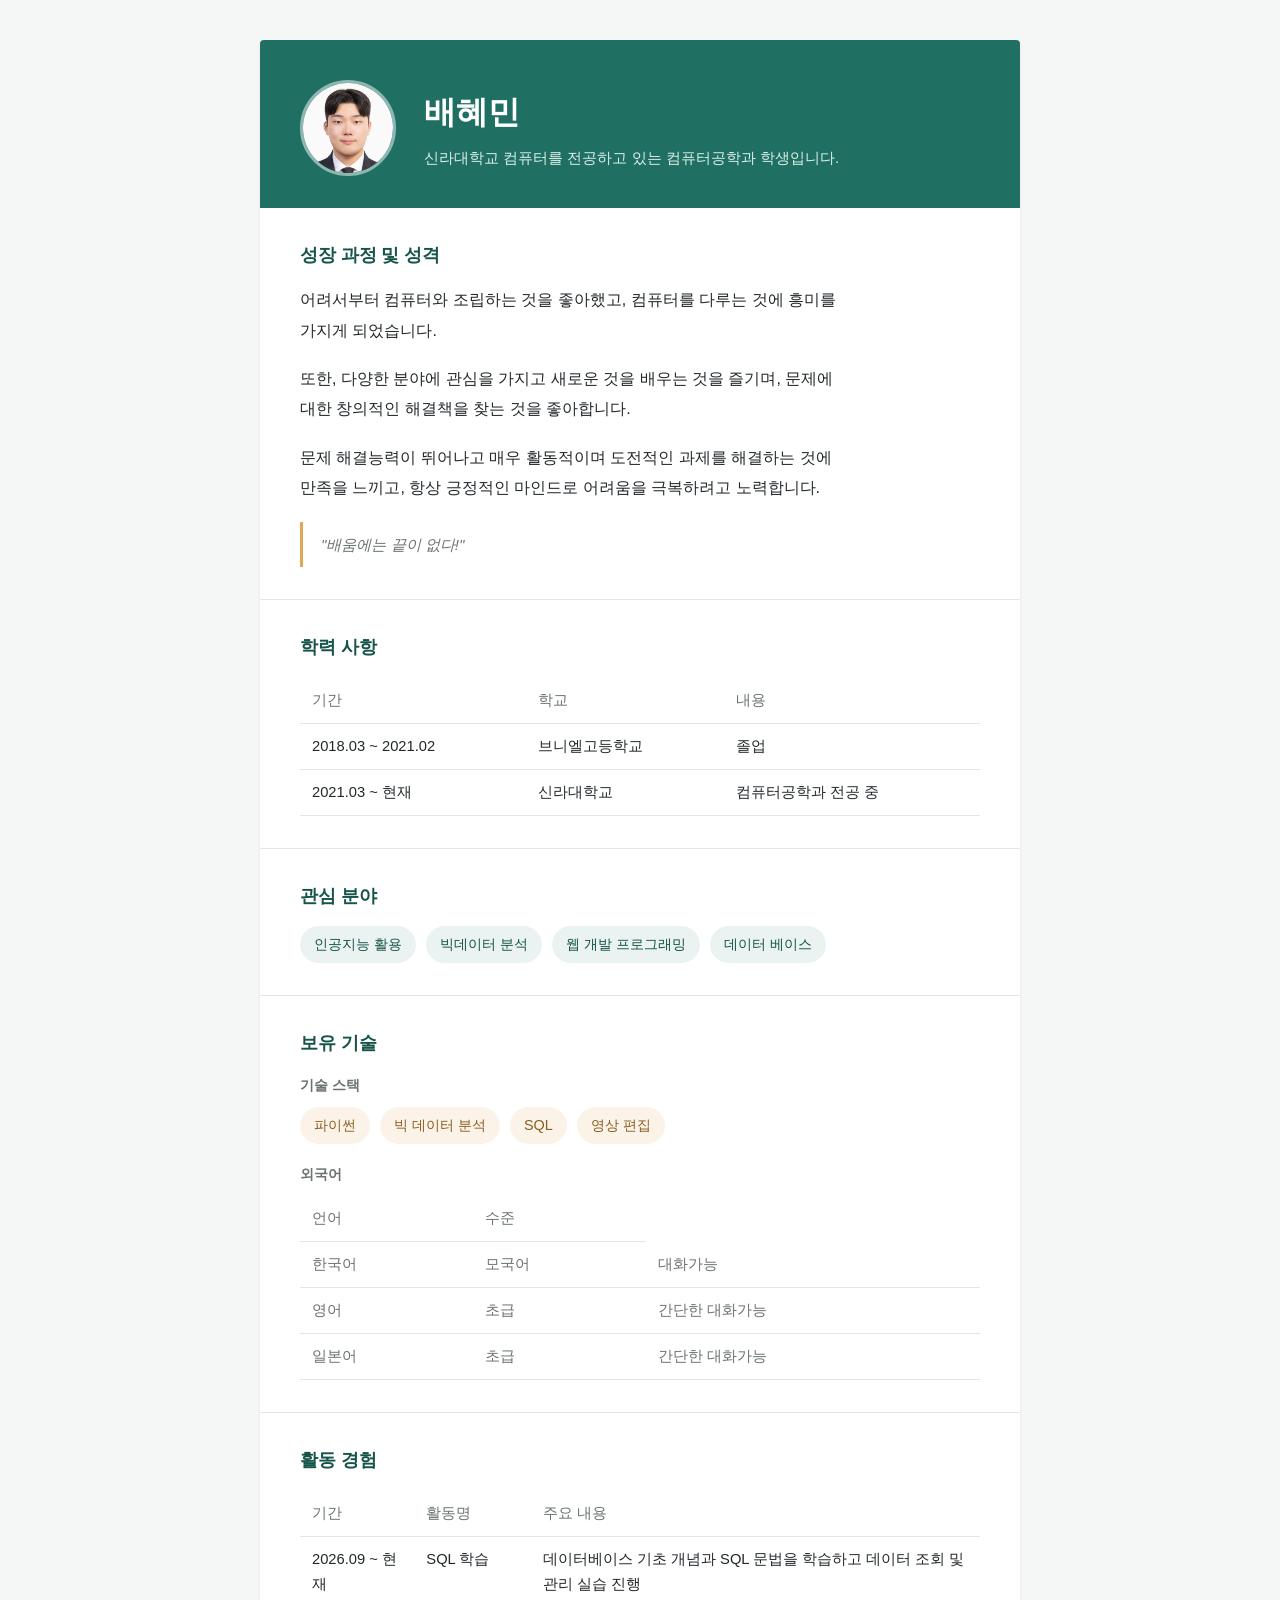
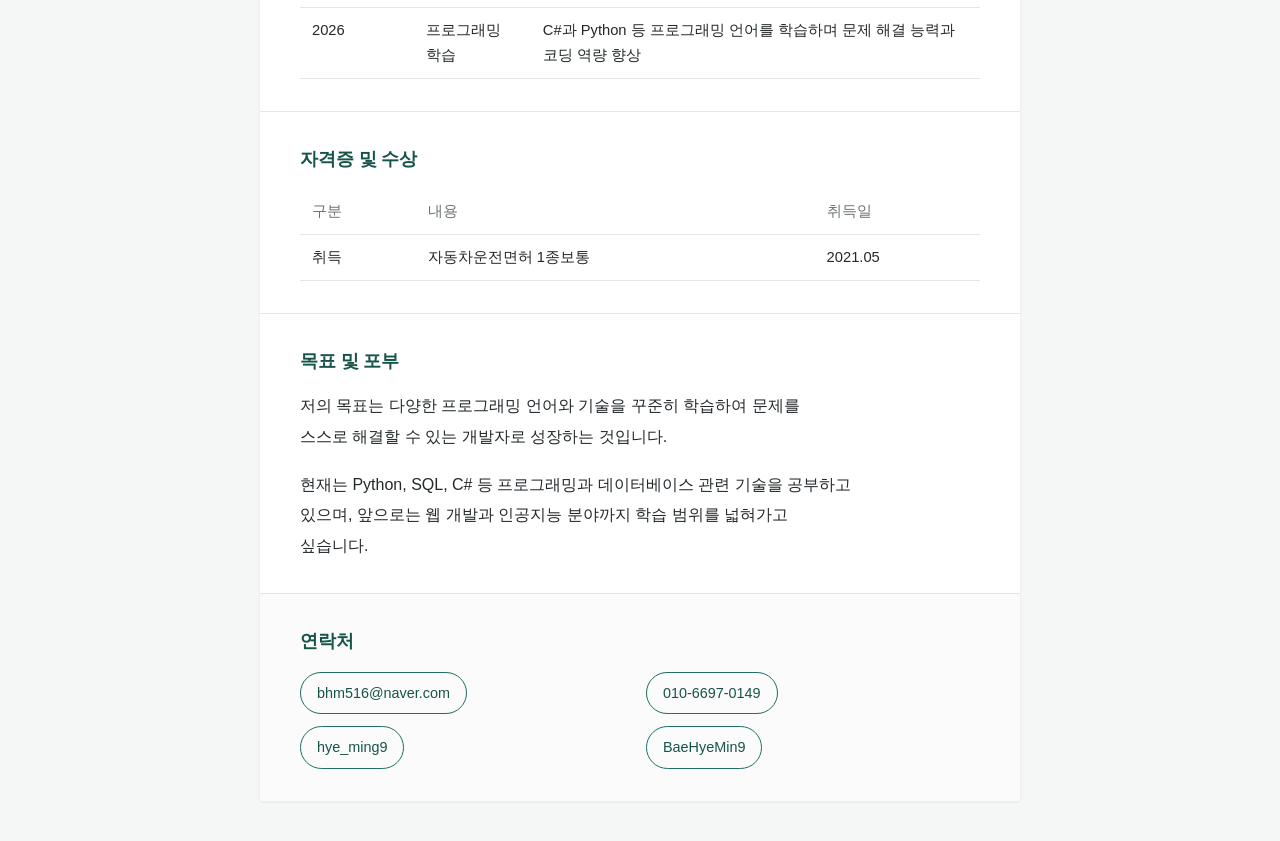
<file: index.html>
<!DOCTYPE html>
     
 <html lang="ko">
    <head>  
        
        <meta charset="UTF-8">
        <meta name="viewport" content="width=device-width, initial-scale=1.0">
        <title>배혜민</title>
        <link rel="stylesheet" href="style.css">
    </head>
    <body>
      <div class="page">
        <!-- 헤더 영역-->
         <header class="profile-header">
            <div class="profile-photo">
               <img src="images/배혜민님 증명.jpg" alt= "배혜민 프로필 사진" width="300" >
            </div>
            <div>
            <h1>배혜민</h1>
            <p class="tagline">
                신라대학교 컴퓨터를 전공하고 있는 컴퓨터공학과 학생입니다.
            </p>
                     </div>
         </header>

         <!-- 자기소개 -- >
         <section class="intro">
            <h2>자기소개</h2>
            <p>

            </p>
         </section>

          <!-- 성장과정 및 성격 -->
         <section class="personality">
            <h2>성장 과정 및 성격</h2>
            <p>
               어려서부터 컴퓨터와 조립하는 것을 좋아했고, 컴퓨터를 다루는 것에 흥미를 가지게 되었습니다.
            </p>
            <p>
               또한, 다양한 분야에 관심을 가지고 새로운 것을 배우는 것을 즐기며, 문제에 대한 창의적인 해결책을 찾는 것을 좋아합니다.
            </p>
            <p>
               문제 해결능력이 뛰어나고 매우 활동적이며 도전적인 과제를 해결하는 것에 만족을 느끼고, 항상 긍정적인 마인드로 어려움을 극복하려고 노력합니다.
            </p>
            <blockquote class="motto">
               "배움에는 끝이 없다!"
            </blockquote>
          </section>

          <!-- 학력 사항 -->
         <section class="education">
            <h2>학력 사항</h2>
            <table>
               <thead>
                  <tr>
                     <th>기간</th>
                     <th>학교</th>
                     <th>내용</th>
                  </tr>
               </thead>
               <tbody>
                  <tr>
                     <td data-label="기간">2018.03 ~ 2021.02</td>
                     <td data-label="학교">브니엘고등학교</td>
                     <td data-label="내용">졸업</td>
                  </tr>
                   <tr>
                     <td data-label="기간">2021.03 ~ 현재</td>
                     <td data-label="학교">신라대학교</td>
                     <td data-label="내용">컴퓨터공학과 전공 중</td>
                  </tr>
               </tbody>
            </table>

         </section>

         <!-- 관심 분야 -->
         <section class="interests">
            <h2>관심 분야</h2>
            <ul>
               <li>인공지능 활용</li>
               <li>빅데이터 분석</li>
               <li>웹 개발 프로그래밍</li>
               <li>데이터 베이스</li>
            </ul>
         </section>
         <!-- 보유 기술 -->
         <section class="skills">
            <h2>보유 기술</h2>
            <h3>기술 스택</h3>
            <ul>
                  <li>파이썬</li>
                  <li>빅 데이터 분석</li>
                  <li>SQL</li>
                  <li>영상 편집</li>
            </ul>

            <h3>외국어</h3>
            <table>
               <thead>
                  <tr>
                     <th>언어</th>
                     <th>수준</th>
                  </tr>
               </thead>
               <tbody>

                  <tr>
                     <th>한국어</th>
                     <th>모국어</th>
                     <th>대화가능</th>
                  </tr>

                  <tr>
                     <th>영어</th>
                     <th>초급</th>
                     <th>간단한 대화가능</th>
                  </tr>

                  <tr>
                     <th>일본어</th>
                     <th>초급</th>
                     <th>간단한 대화가능</th>
                  </tr>
               </tbody>
            </table>
            
            
         

         </section>

          <!-- 활동 경험 -->
         <section class="activities">
            <h2>활동 경험</h2>
            <table>
               <thead>
               <tr>
                  <th>기간</th>
                  <th>활동명</th>
                  <th>주요 내용</th>
               </tr>
                </thead>
                <tbody>
                  <tr>
                     <td data-label="기간">2026.09 ~ 현재</td>
                     <td data-label="활동명">SQL 학습</td>
                     <td data-label="주요 내용">
                      데이터베이스 기초 개념과 SQL 문법을 학습하고
                     데이터 조회 및 관리 실습 진행
                     </td>
                  </tr>

                  <tr>
                     <td data-label="기간">2026</td>
                     <td data-label="활동명">프로그래밍 학습</td>
                     <td data-label="주요 내용">
                     C#과 Python 등 프로그래밍 언어를 학습하며
                     문제 해결 능력과 코딩 역량 향상
                     </td>
                  </tr>

                </tbody>

            </table>

         </section>

          <!-- 자격증 및 수상 -->
         <section class="awards">
            <h2>자격증 및 수상</h2>
            <table>
               <thead>
                  <tr>
                     <th>구분</th> 
                     <th>내용</th> 
                     <th>취득일</th>
                  </tr>
               </thead>
               <tbody>
               <tr>
                <td data-label="구분">취득</td>
                <td data-label="내용">자동차운전면허 1종보통</td>
                <td data-label="취득일">2021.05</td>
               </tr>


               </tbody>        
            
            
            </table>
            </section>

          <!-- 목표 및 포부 -->
         <section class="goal">
             <h2>목표 및 포부 </h2>
            <p>
               저의 목표는 다양한 프로그래밍 언어와 기술을 꾸준히 학습하여 문제를 스스로 해결할 수 있는 개발자로 성장하는 것입니다.
            </p>
            <p>
               현재는 Python, SQL, C# 등 프로그래밍과 데이터베이스 관련 기술을 공부하고 있으며, 앞으로는 웹 개발과 인공지능 분야까지 학습 범위를 넓혀가고 싶습니다.
            </p>
         </section>

          <!-- 연락처 -->
         <footer class="contact">
            <h2>연락처</h2>
            <ul>
               <li><a href="mailto:bhm516@naver.com">bhm516@naver.com</a></li>
               <li><a href="tel:01066970149">010-6697-0149</a></li>
               <li><a href="https://www.instagram.com/hye_ming9/" target="_blank" rel="noopener noreferrer">hye_ming9</a></li>
               <li><a href="https://github.com/BaeHyeMin9" target="_blank" rel="noopener noreferrer">BaeHyeMin9</a></li>
            </ul>
         </footer>




        </div>
        </body>
 </html>
</file>
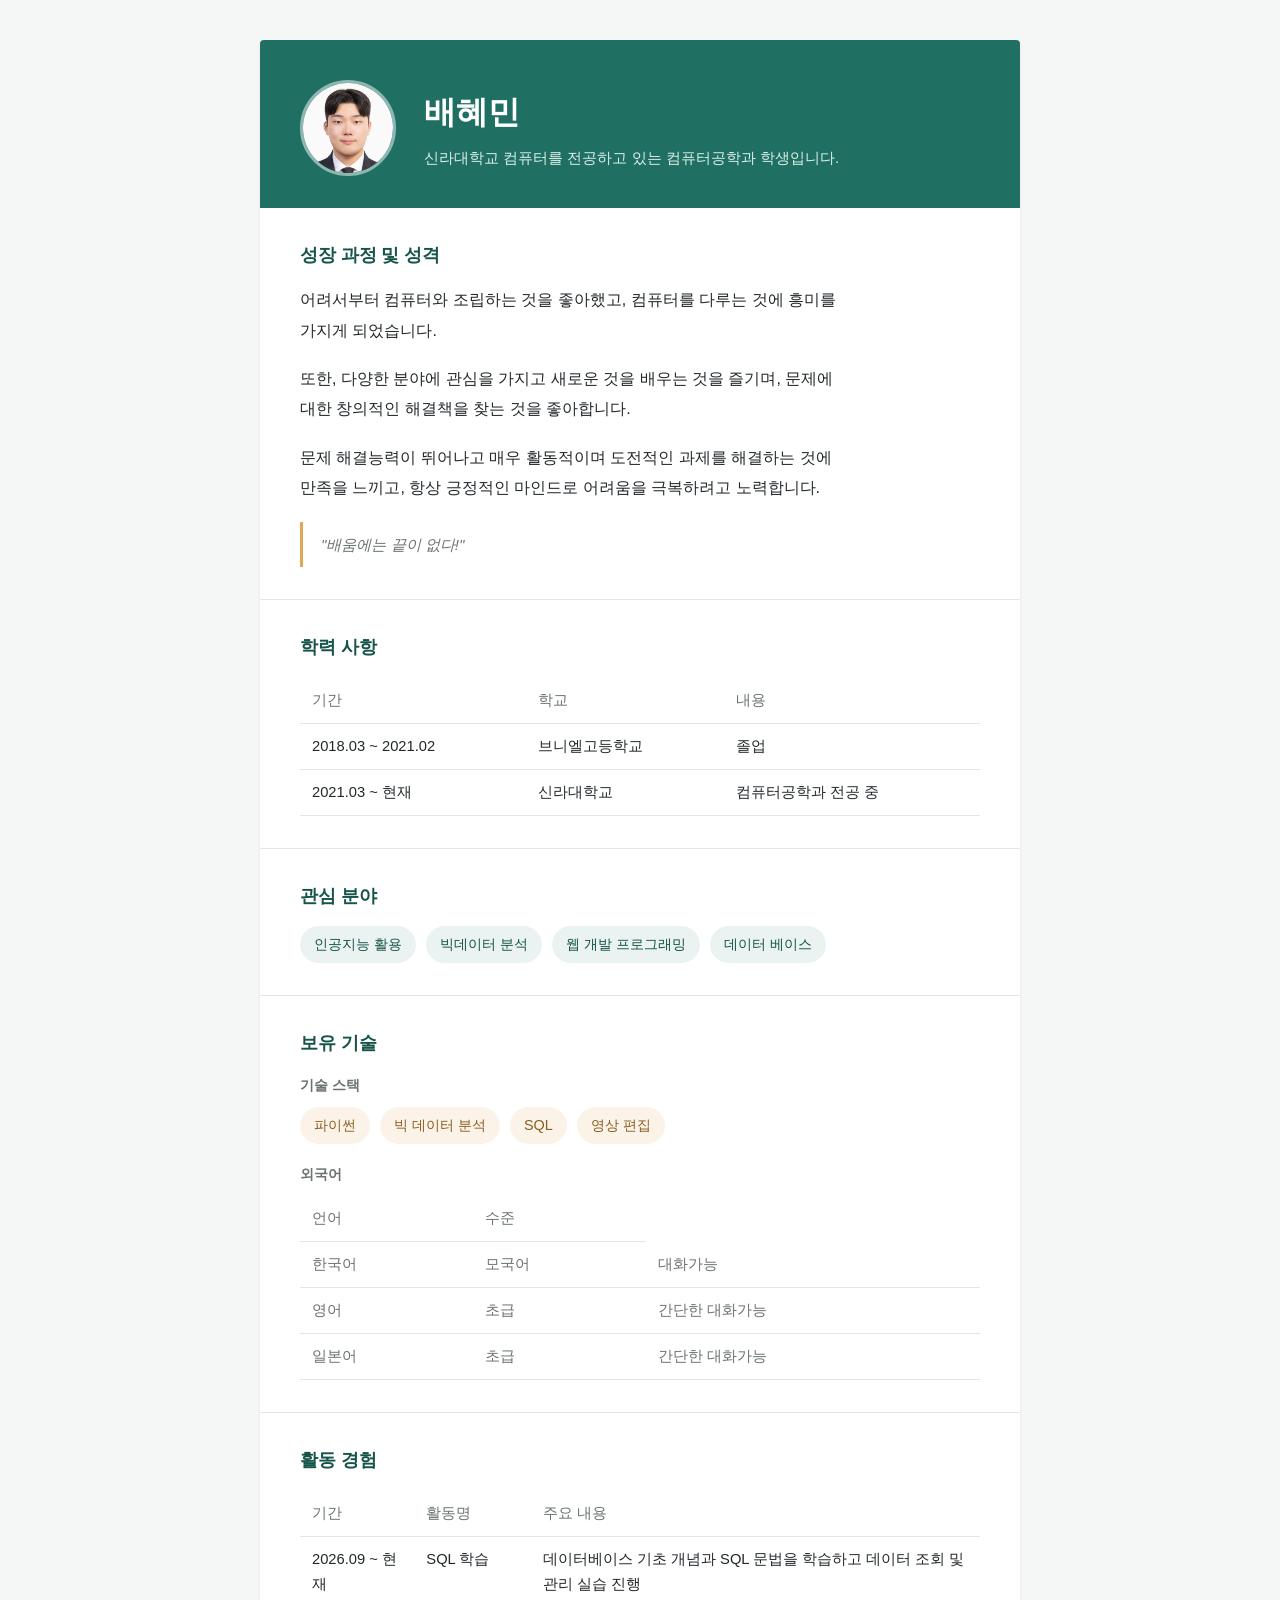
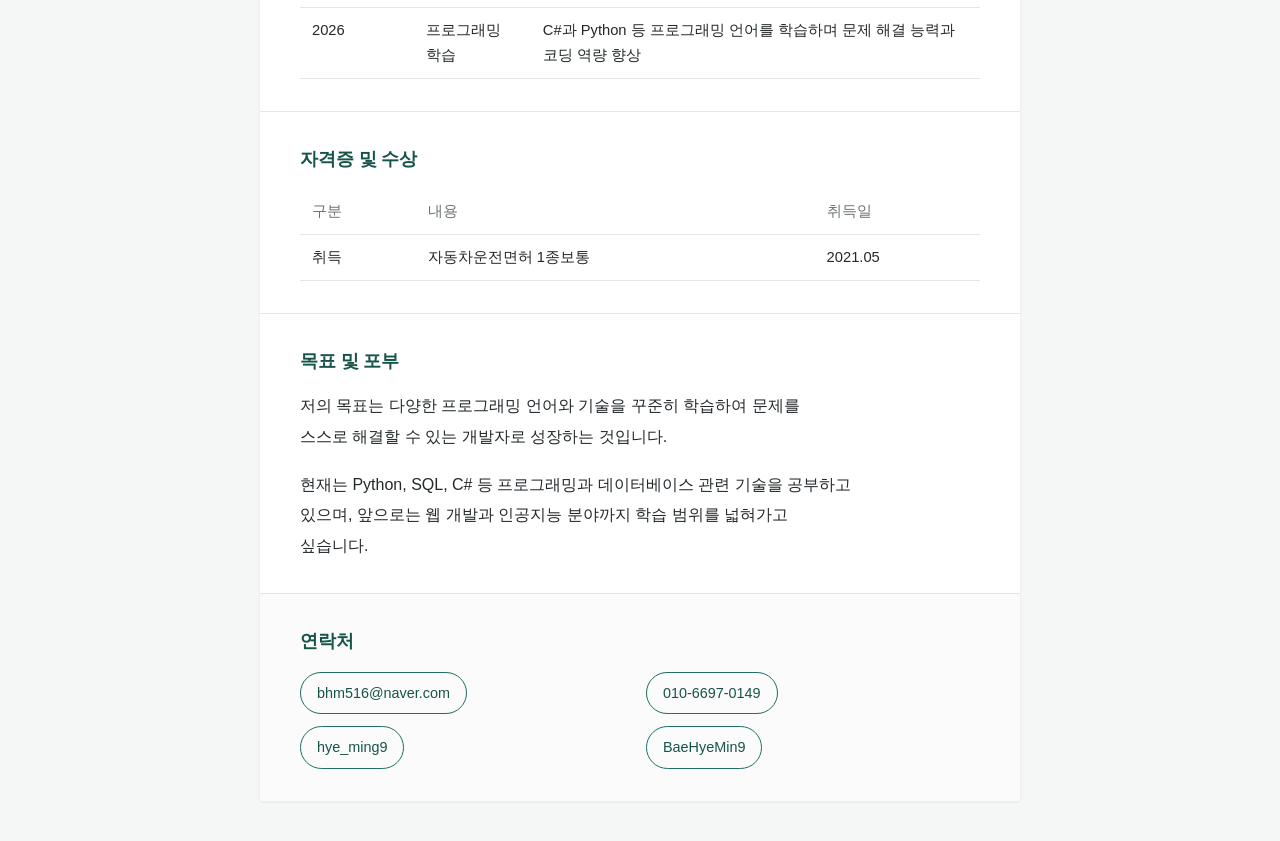
<file: 2026_profile/index.html>
<!DOCTYPE html>
     
 <html lang="ko">
    <head>  
        
        <meta charset="UTF-8">
        <meta name="viewport" content="width=device-width, initial-scale=1.0">
        <title>배혜민</title>
        <link rel="stylesheet" href="../style.css">
    </head>
    <body>
      <div class="page">
        <!-- 헤더 영역-->
         <header class="profile-header">
            <div class="profile-photo">
               <img src="../images/배혜민님 증명.jpg" alt= "배혜민 프로필 사진" width="300" >
            </div>
            <div>
            <h1>배혜민</h1>
            <p class="tagline">
                신라대학교 컴퓨터를 전공하고 있는 컴퓨터공학과 학생입니다.
            </p>
                     </div>
         </header>

         <!-- 자기소개 -- >
         <section class="intro">
            <h2>자기소개</h2>
            <p>

            </p>
         </section>

          <!-- 성장과정 및 성격 -->
         <section class="personality">
            <h2>성장 과정 및 성격</h2>
            <p>
               어려서부터 컴퓨터와 조립하는 것을 좋아했고, 컴퓨터를 다루는 것에 흥미를 가지게 되었습니다.
            </p>
            <p>
               또한, 다양한 분야에 관심을 가지고 새로운 것을 배우는 것을 즐기며, 문제에 대한 창의적인 해결책을 찾는 것을 좋아합니다.
            </p>
            <p>
               문제 해결능력이 뛰어나고 매우 활동적이며 도전적인 과제를 해결하는 것에 만족을 느끼고, 항상 긍정적인 마인드로 어려움을 극복하려고 노력합니다.
            </p>
            <blockquote class="motto">
               "배움에는 끝이 없다!"
            </blockquote>
          </section>

          <!-- 학력 사항 -->
         <section class="education">
            <h2>학력 사항</h2>
            <table>
               <thead>
                  <tr>
                     <th>기간</th>
                     <th>학교</th>
                     <th>내용</th>
                  </tr>
               </thead>
               <tbody>
                  <tr>
                     <td data-label="기간">2018.03 ~ 2021.02</td>
                     <td data-label="학교">브니엘고등학교</td>
                     <td data-label="내용">졸업</td>
                  </tr>
                   <tr>
                     <td data-label="기간">2021.03 ~ 현재</td>
                     <td data-label="학교">신라대학교</td>
                     <td data-label="내용">컴퓨터공학과 전공 중</td>
                  </tr>
               </tbody>
            </table>

         </section>

         <!-- 관심 분야 -->
         <section class="interests">
            <h2>관심 분야</h2>
            <ul>
               <li>인공지능 활용</li>
               <li>빅데이터 분석</li>
               <li>웹 개발 프로그래밍</li>
               <li>데이터 베이스</li>
            </ul>
         </section>
         <!-- 보유 기술 -->
         <section class="skills">
            <h2>보유 기술</h2>
            <h3>기술 스택</h3>
            <ul>
                  <li>파이썬</li>
                  <li>빅 데이터 분석</li>
                  <li>SQL</li>
                  <li>영상 편집</li>
            </ul>

            <h3>외국어</h3>
            <table>
               <thead>
                  <tr>
                     <th>언어</th>
                     <th>수준</th>
                  </tr>
               </thead>
               <tbody>

                  <tr>
                     <th>한국어</th>
                     <th>모국어</th>
                     <th>대화가능</th>
                  </tr>

                  <tr>
                     <th>영어</th>
                     <th>초급</th>
                     <th>간단한 대화가능</th>
                  </tr>

                  <tr>
                     <th>일본어</th>
                     <th>초급</th>
                     <th>간단한 대화가능</th>
                  </tr>
               </tbody>
            </table>
            
            
         

         </section>

          <!-- 활동 경험 -->
         <section class="activities">
            <h2>활동 경험</h2>
            <table>
               <thead>
               <tr>
                  <th>기간</th>
                  <th>활동명</th>
                  <th>주요 내용</th>
               </tr>
                </thead>
                <tbody>
                  <tr>
                     <td data-label="기간">2026.09 ~ 현재</td>
                     <td data-label="활동명">SQL 학습</td>
                     <td data-label="주요 내용">
                      데이터베이스 기초 개념과 SQL 문법을 학습하고
                     데이터 조회 및 관리 실습 진행
                     </td>
                  </tr>

                  <tr>
                     <td data-label="기간">2026</td>
                     <td data-label="활동명">프로그래밍 학습</td>
                     <td data-label="주요 내용">
                     C#과 Python 등 프로그래밍 언어를 학습하며
                     문제 해결 능력과 코딩 역량 향상
                     </td>
                  </tr>

                </tbody>

            </table>

         </section>

          <!-- 자격증 및 수상 -->
         <section class="awards">
            <h2>자격증 및 수상</h2>
            <table>
               <thead>
                  <tr>
                     <th>구분</th> 
                     <th>내용</th> 
                     <th>취득일</th>
                  </tr>
               </thead>
               <tbody>
               <tr>
                <td data-label="구분">취득</td>
                <td data-label="내용">자동차운전면허 1종보통</td>
                <td data-label="취득일">2021.05</td>
               </tr>


               </tbody>        
            
            
            </table>
            </section>

          <!-- 목표 및 포부 -->
         <section class="goal">
             <h2>목표 및 포부 </h2>
            <p>
               저의 목표는 다양한 프로그래밍 언어와 기술을 꾸준히 학습하여 문제를 스스로 해결할 수 있는 개발자로 성장하는 것입니다.
            </p>
            <p>
               현재는 Python, SQL, C# 등 프로그래밍과 데이터베이스 관련 기술을 공부하고 있으며, 앞으로는 웹 개발과 인공지능 분야까지 학습 범위를 넓혀가고 싶습니다.
            </p>
         </section>

          <!-- 연락처 -->
         <footer class="contact">
            <h2>연락처</h2>
            <ul>
               <li><a href="mailto:bhm516@naver.com">bhm516@naver.com</a></li>
               <li><a href="tel:01066970149">010-6697-0149</a></li>
               <li><a href="https://www.instagram.com/hye_ming9/" target="_blank" rel="noopener noreferrer">hye_ming9</a></li>
               <li><a href="https://github.com/BaeHyeMin9" target="_blank" rel="noopener noreferrer">BaeHyeMin9</a></li>
            </ul>
         </footer>




        </div>
        </body>
 </html>
</file>
<file: style.css>
:root {
  --bg: #F5F7F6;
  --panel: #FFFFFF;
  --teal: #1F6F63;
  --teal-dark: #16544A;
  --mustard: #E3A857;
  --ink: #23282B;
  --muted: #6B7472;
  --line: #E1E7E4;
}

* { box-sizing: border-box; }

body {
  margin: 0;
  background: var(--bg);
  color: var(--ink);
  font-family: 'Noto Sans KR', sans-serif;
  line-height: 1.7;
}

.page {
  max-width: 760px;
  margin: 40px auto;
  background: var(--panel);
  border-radius: 4px;
  overflow: hidden;
  box-shadow: 0 1px 3px rgba(0,0,0,0.08);
}

/* 헤더 영역 */
.profile-header {
  background: var(--teal);
  color: #fff;
  padding: 40px 40px 32px;
  display: flex;
  align-items: center;
  gap: 28px;
}

.profile-header h1 {
  font-family: 'Noto Serif KR', serif;
  font-size: 2rem;
  margin: 0 0 6px;
}

.profile-header .tagline {
  margin: 0;
  color: #DCEFEA;
  font-size: 0.95rem;
}

.profile-photo {
  flex: 0 0 96px;
  width: 96px;
}

.profile-photo img {
  display: block;
  width: 96px;
  height: 96px;
  object-fit: cover;
  object-position: center top;
  border-radius: 50%;
  border: 3px solid rgba(255,255,255,0.5);
  flex-shrink: 0;
}

/* 본문 공통 */
section, footer.contact {
  padding: 32px 40px;
  border-bottom: 1px solid var(--line);
}

footer.contact { border-bottom: none; background: #FAFBFA; }

h2 {
  font-family: 'Noto Serif KR', serif;
  font-size: 1.15rem;
  color: var(--teal-dark);
  margin: 0 0 14px;
}

h3 {
  font-size: 0.9rem;
  color: var(--muted);
  margin: 18px 0 10px;
}

h3:first-of-type { margin-top: 0; }

section p {
  margin: 0 0 18px;
  line-height: 1.9;
  word-break: keep-all;
  overflow-wrap: break-word;
  max-width: 62ch;
  color: var(--ink);
}

section p:last-child { margin-bottom: 0; }

/* 좌우명 인용구 */
blockquote.motto {
  margin: 16px 0 0;
  padding: 10px 18px;
  border-left: 3px solid var(--mustard);
  color: var(--muted);
  font-style: italic;
  font-size: 0.95rem;
}

/* 태그형 리스트 (관심 분야, 보유 기술) */
.interests ul,
.skills ul {
  list-style: none;
  margin: 0;
  padding: 0;
  display: flex;
  flex-wrap: wrap;
  gap: 10px;
}

.interests li {
  background: #EAF3F1;
  color: var(--teal-dark);
  padding: 6px 14px;
  border-radius: 999px;
  font-size: 0.9rem;
}

.skills li {
  background: #FBF3E7;
  color: #8A5E23;
  padding: 6px 14px;
  border-radius: 999px;
  font-size: 0.9rem;
}

/* 표 공통 (학력사항, 프로젝트, 자격증) */
table {
  width: 100%;
  border-collapse: collapse;
  font-size: 0.92rem;
}

th, td {
  text-align: left;
  padding: 10px 12px;
  border-bottom: 1px solid var(--line);
  vertical-align: top;
}

th {
  color: var(--muted);
  font-weight: 500;
}

tbody tr:hover { background: #F7FAF9; }

/* 연락처 */
.contact ul {
  list-style: none;
  margin: 0;
  padding: 0;
  display: grid;
  grid-template-columns: repeat(2, minmax(0, 1fr));
  gap: 12px;
}

.contact li {
  min-width: 0;
}

.contact li a {
  display: inline-block;
  padding: 8px 16px;
  border: 1px solid var(--teal);
  border-radius: 999px;
  color: var(--teal-dark);
  text-decoration: none;  
  font-size: 0.9rem;
  transition: background 0.15s ease-in, color 0.15s ease-out;
}

.contact li a:hover {
  background: var(--mustard);
  border-color: var(--mustard);
  color: #fff;
}

@media (max-width: 500px) {
  .contact li:nth-child(-n+2) {
    grid-column: 1 / -1;
  }
  .contact li a:hover{
    display: block;
    width: fit-content;
    max-width: 100%;
    padding: 8px 12px;
    overflow-wrap: anywhere;
  }
  .page { 
    margin: 0; 
    border-radius: 0; 
  }
  .profile-header { 
    flex-direction: column; 
    align-items: flex-start; 
    gap: 16px; 
    padding: 28px 24px; 
  }
  section, footer.contact { 
    padding: 24px; 
  }
  table, thead, tbody, th, td, tr { 
    display: block; 
  }
  thead { 
    display: none; 
  }
  td { 
    border-bottom: none; 
    padding: 4px 0; 
  }
  tbody tr { 
    padding: 10px 0; 
    border-bottom: 1px solid var(--line); 
  }
  td::before { 
    content: attr(data-label); 
    display: block; 
    font-size: 0.75rem; 
    color: var(--muted); 
  }
}
</file>
